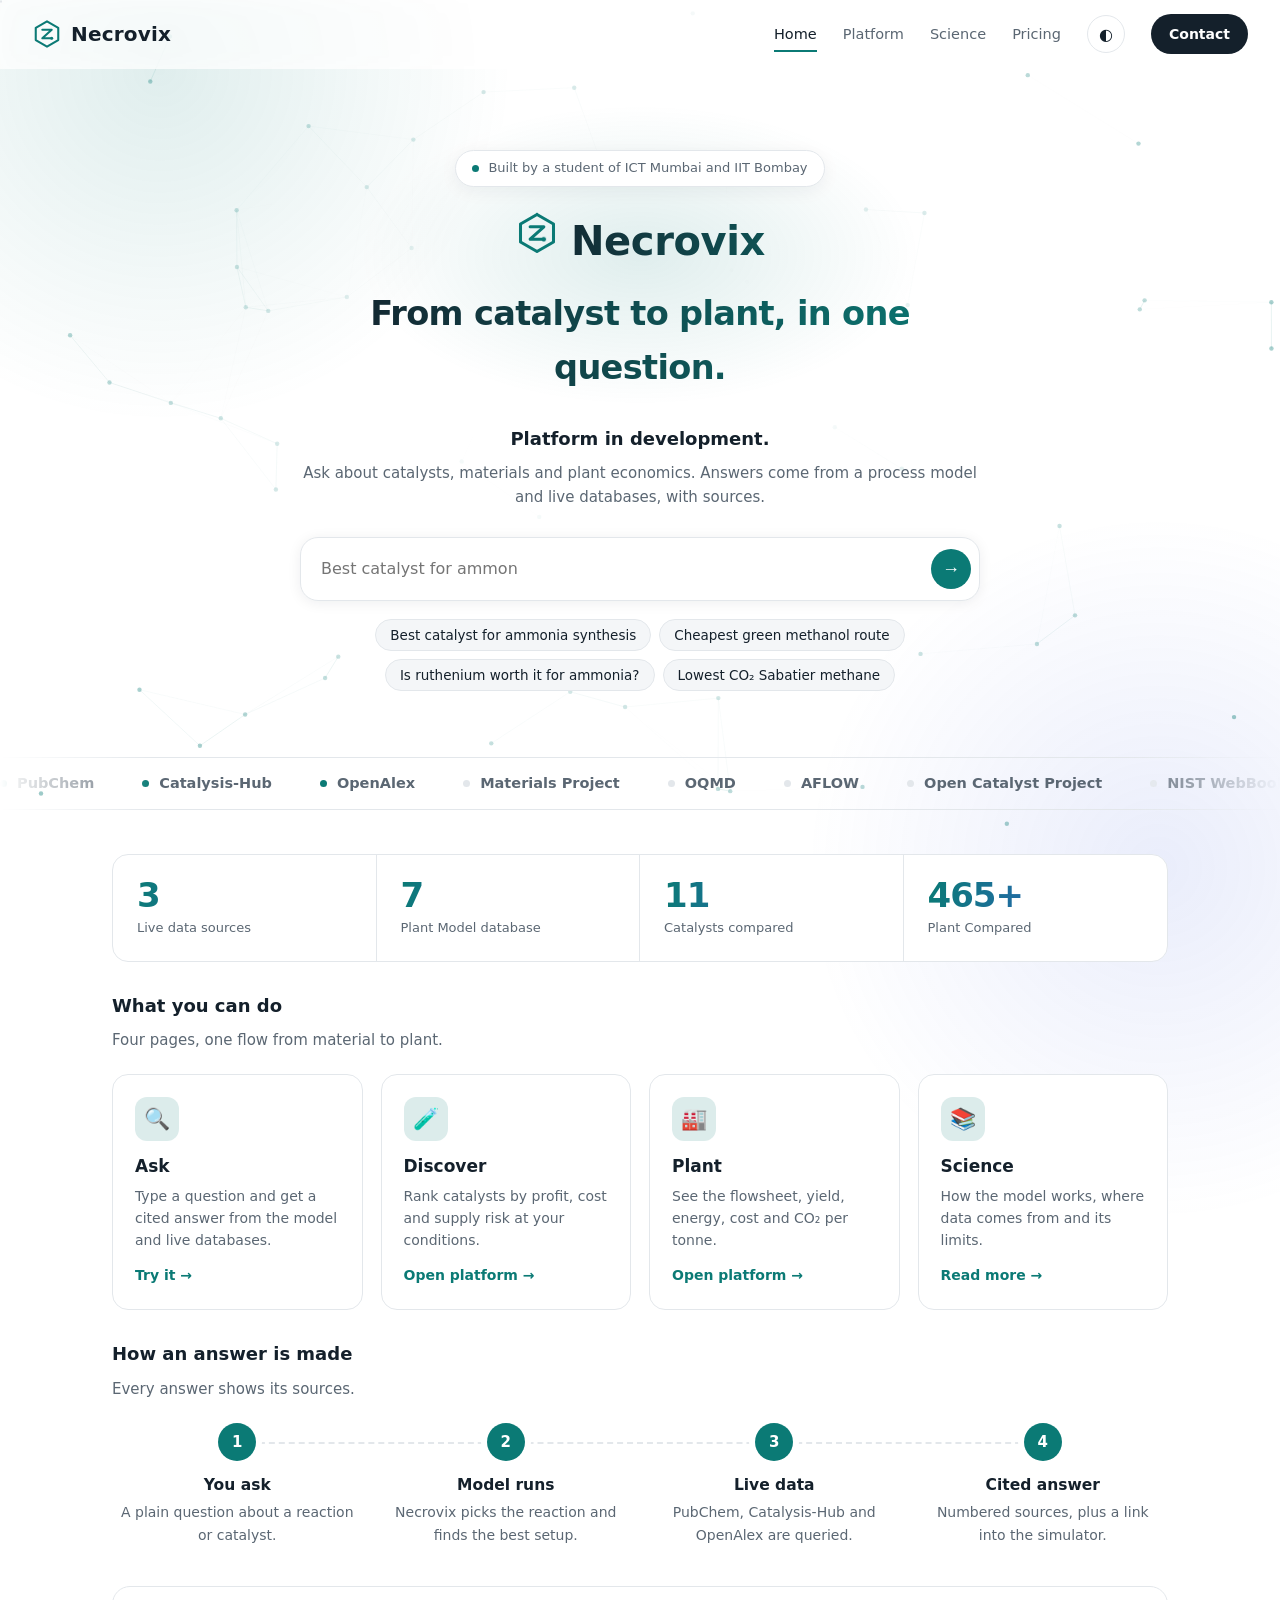
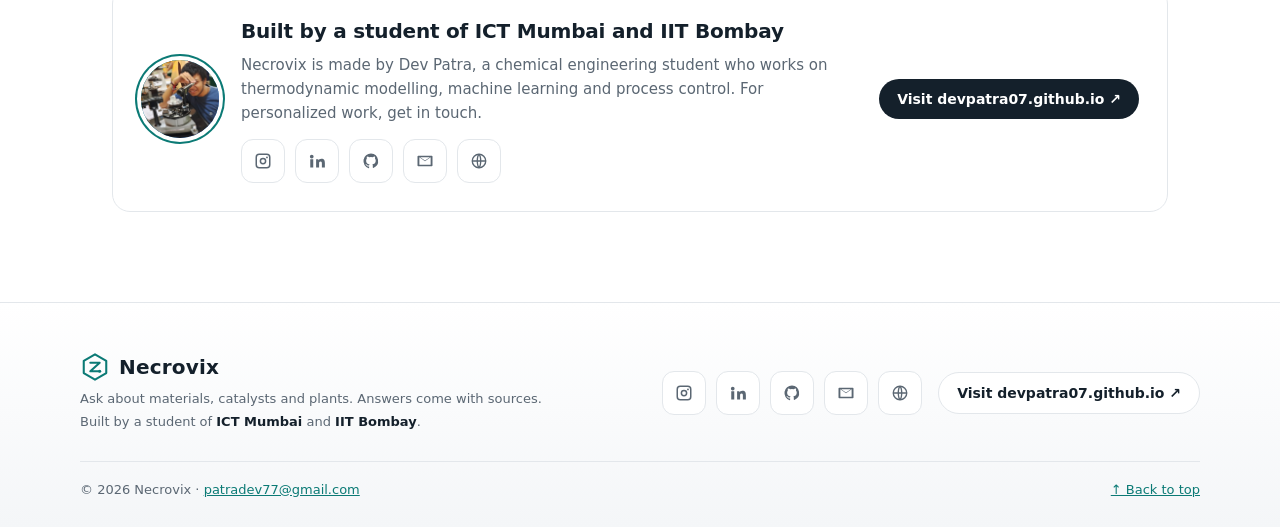
<file: index.html>
<!DOCTYPE html><html lang="en"><head><meta charset="utf-8"><meta name="viewport" content="width=device-width,initial-scale=1"><title>Necrovix: ask about materials and plants</title><meta name="description" content="Necrovix links catalyst choice to plant yield, cost and carbon, with live data and sources. Built by a student of ICT Mumbai and IIT Bombay."><link rel="icon" href="logo.svg"><link rel="stylesheet" href="style.css"></head><body>
<canvas id="net" aria-hidden="true"></canvas>
<nav id="nav"></nav>
<div id="home">
<div class="home"><span class="badge"><i></i>Built by a student of ICT Mumbai and IIT Bombay</span>
<div class="big"><span id="bm"></span>Necrovix</div>
<h1 class="tg">From catalyst to plant, in one question.</h1>
<h2 class="tg">Platform in development.</h2>
<p class="t">Ask about catalysts, materials and plant economics. Answers come from a process model and live databases, with sources.</p>
<form class="ask" id="form"><input id="in" aria-label="Ask Necrovix" placeholder="Ask anything about materials, catalysts or plants" autocomplete="off"><button aria-label="Ask">→</button></form>
<div class="chips" id="chips"><button class="chip">Best catalyst for ammonia synthesis</button><button class="chip">Cheapest green methanol route</button><button class="chip">Is ruthenium worth it for ammonia?</button><button class="chip">Lowest CO₂ Sabatier methane</button></div></div>
<div class="mq" aria-label="Data sources"><div id="mqi"><span class="lv">PubChem</span><span class="lv">Catalysis-Hub</span><span class="lv">OpenAlex</span><span>Materials Project</span><span>OQMD</span><span>AFLOW</span><span>Open Catalyst Project</span><span>NIST WebBook</span><span>Open Reaction Database</span><span>USGS</span><span>Ember</span><span>Cantera</span></div></div>
<div class="page">
<div class="stats"><div class="stat"><b>3</b><small>Live data sources</small></div><div class="stat"><b>8</b><small>Plant Model database</small></div><div class="stat"><b>12</b><small>Catalysts compared</small></div><div class="stat"><b>500+</b><small>Plant Compared</small></div></div>
<h2>What you can do</h2><p class="sub">Four pages, one flow from material to plant.</p>
<div class="feat">
<a class="fc" href="#nav" id="goask"><i class="ic">🔍</i><b>Ask</b><p>Type a question and get a cited answer from the model and live databases.</p><span class="go">Try it →</span></a>
<a class="fc" href="platform.html"><i class="ic">🧪</i><b>Discover</b><p>Rank catalysts by profit, cost and supply risk at your conditions.</p><span class="go">Open platform →</span></a>
<a class="fc" href="platform.html"><i class="ic">🏭</i><b>Plant</b><p>See the flowsheet, yield, energy, cost and CO₂ per tonne.</p><span class="go">Open platform →</span></a>
<a class="fc" href="science.html"><i class="ic">📚</i><b>Science</b><p>How the model works, where data comes from and its limits.</p><span class="go">Read more →</span></a></div>
<h2>How an answer is made</h2><p class="sub">Every answer shows its sources.</p>
<div class="steps"><div class="step"><b class="n">1</b><h3>You ask</h3><p>A plain question about a reaction or catalyst.</p></div><div class="step"><b class="n">2</b><h3>Model runs</h3><p>Necrovix picks the reaction and finds the best setup.</p></div><div class="step"><b class="n">3</b><h3>Live data</h3><p>PubChem, Catalysis-Hub and OpenAlex are queried.</p></div><div class="step"><b class="n">4</b><h3>Cited answer</h3><p>Numbered sources, plus a link into the simulator.</p></div></div>
<div class="me"><span class="av">DP<img src="you.jpg" alt="Dev Patra" onerror="this.remove()"></span><div><h3>Built by a student of ICT Mumbai and IIT Bombay</h3><p>Necrovix is made by Dev Patra, a chemical engineering student who works on thermodynamic modelling, machine learning and process control. For personalized work, get in touch.</p><div class="soc" id="soc2"></div></div><a class="btn" href="https://devpatra07.github.io/" target="_blank" rel="noopener">Visit devpatra07.github.io ↗</a></div>
</div></div>
<div class="res" id="res" style="display:none"></div>
<footer id="foot"></footer>
<script src="data.js"></script><script src="core.js"></script>
<script>$("bm").innerHTML=MARK.replace('width="30" height="30"','width="44" height="44" class="draw"');$("soc2").innerHTML=SOC;$("mqi").innerHTML+=$("mqi").innerHTML;$("goask").onclick=e=>{e.preventDefault();scrollTo({top:0,behavior:"smooth"});setTimeout(()=>$("in").focus(),450)};</script>
<script src="ask.js"></script><script src="fx.js"></script></body></html>
</file>
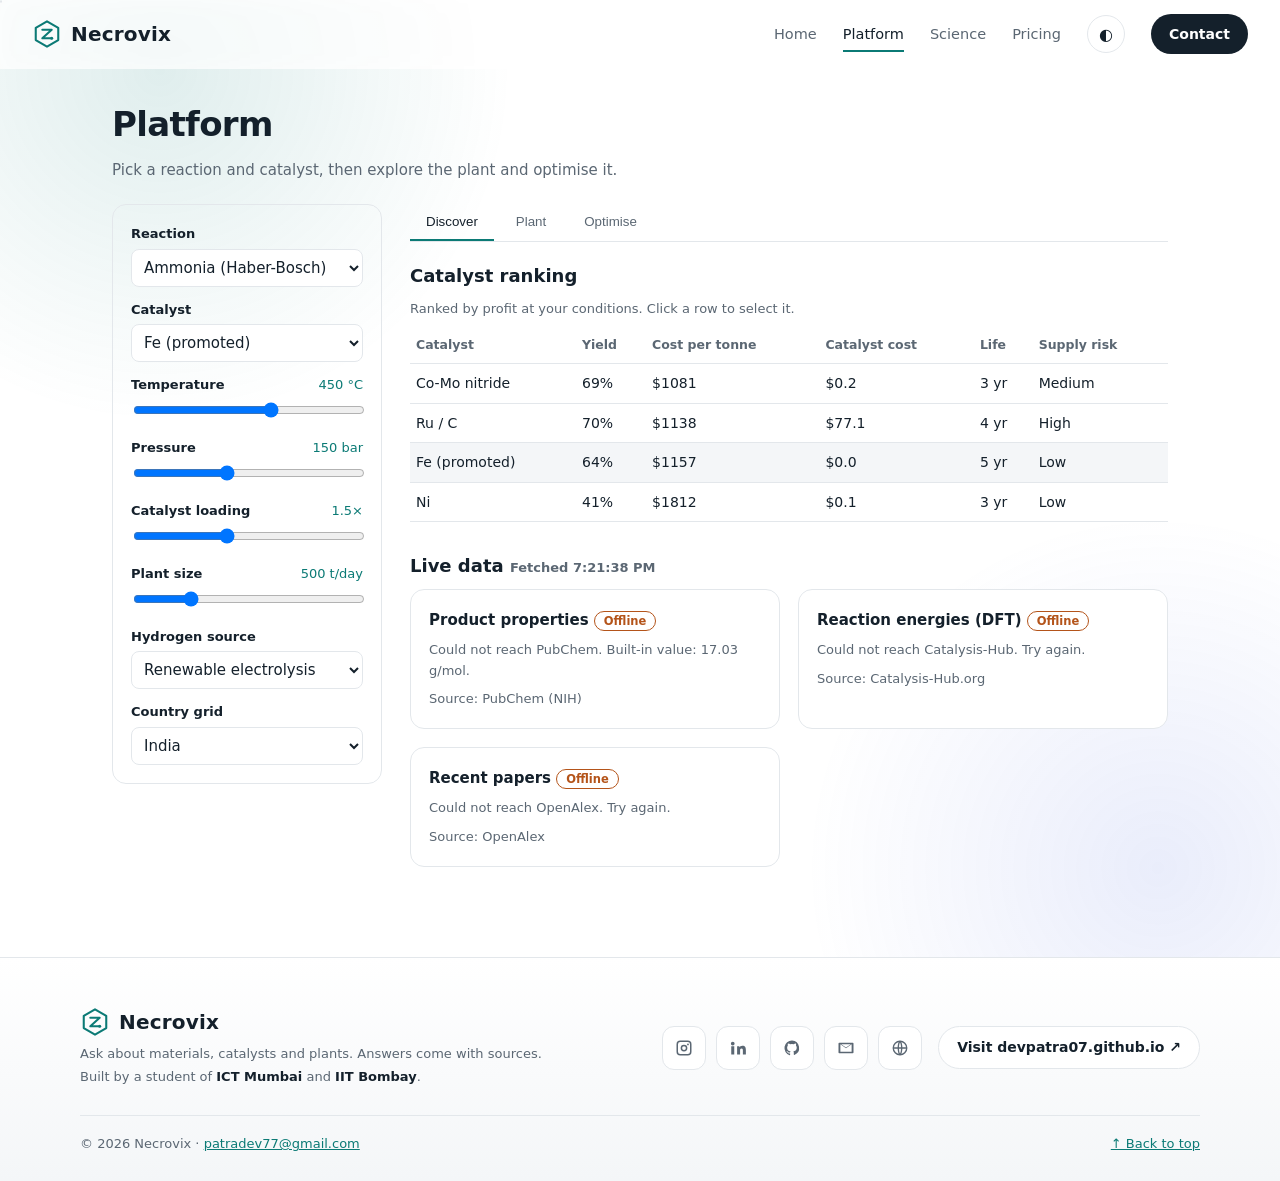
<file: platform.html>
<!DOCTYPE html><html lang="en"><head><meta charset="utf-8"><meta name="viewport" content="width=device-width,initial-scale=1"><title>Necrovix platform</title><link rel="icon" href="logo.svg"><link rel="stylesheet" href="style.css"></head><body>
<nav id="nav"></nav>
<div class="page"><h1>Platform</h1><p class="sub">Pick a reaction and catalyst, then explore the plant and optimise it.</p>
<div class="plat"><div class="side">
<label for="rx">Reaction</label><select id="rx"></select><label for="cat">Catalyst</label><select id="cat"></select>
<label for="T">Temperature <span class="v" id="Tv"></span></label><input type="range" id="T"><label for="P">Pressure <span class="v" id="Pv"></span></label><input type="range" id="P">
<label for="L">Catalyst loading <span class="v" id="Lv"></span></label><input type="range" id="L" min="0.5" max="3" step="0.1" value="1.5">
<label for="cap">Plant size <span class="v" id="capv"></span></label><input type="range" id="cap" min="50" max="2000" step="50" value="500">
<label for="h2">Hydrogen source</label><select id="h2"></select><label for="grid">Country grid</label><select id="grid"></select></div>
<div><div class="tabs" role="tablist"><button class="on" data-t="t1">Discover</button><button data-t="t2">Plant</button><button data-t="t3">Optimise</button></div>
<div class="tab on" id="t1"><h2 style="margin-top:0">Catalyst ranking</h2><p class="note" style="margin:0 0 8px">Ranked by profit at your conditions. Click a row to select it.</p>
<table><thead><tr><th>Catalyst</th><th>Yield</th><th>Cost per tonne</th><th>Catalyst cost</th><th>Life</th><th>Supply risk</th></tr></thead><tbody id="rows"></tbody></table>
<h2>Live data <span class="note" id="stamp"></span></h2><div class="grid2">
<div class="card"><h3>Product properties <span class="pill" id="s1">…</span></h3><div id="d1" class="note">Loading…</div><p class="note">Source: PubChem (NIH)</p></div>
<div class="card"><h3>Reaction energies (DFT) <span class="pill" id="s2">…</span></h3><div id="d2" class="note">Loading…</div><p class="note">Source: Catalysis-Hub.org</p></div>
<div class="card"><h3>Recent papers <span class="pill" id="s3">…</span></h3><div id="d3" class="note">Loading…</div><p class="note">Source: OpenAlex</p></div></div></div>
<div class="tab" id="t2"><h2 id="title" style="margin-top:0"></h2><div class="kpis" id="kpis"></div>
<h2>Flowsheet</h2><svg viewBox="0 0 760 170" width="100%" role="img" aria-label="Plant flowsheet"><defs><marker id="m" markerWidth="8" markerHeight="8" refX="7" refY="4" orient="auto"><path d="M0,0L8,4L0,8z" fill="#5b6773"/></marker></defs>
<rect class="box" x="10" y="40" width="110" height="50" rx="8"/><text x="65" y="62" text-anchor="middle">Hydrogen feed</text><text id="f1" x="65" y="79" text-anchor="middle"></text>
<rect class="box" x="170" y="40" width="110" height="50" rx="8"/><text x="225" y="62" text-anchor="middle">Compressor</text><text id="f2" x="225" y="79" text-anchor="middle"></text>
<rect class="box react" x="330" y="40" width="120" height="50" rx="8"/><text x="390" y="62" text-anchor="middle">Reactor</text><text id="f3" x="390" y="79" text-anchor="middle"></text>
<rect class="box" x="500" y="40" width="110" height="50" rx="8"/><text x="555" y="62" text-anchor="middle">Separator</text><text id="f4" x="555" y="79" text-anchor="middle"></text>
<rect class="box" x="650" y="40" width="100" height="50" rx="8"/><text x="700" y="62" text-anchor="middle">Product</text><text id="f5" x="700" y="79" text-anchor="middle"></text>
<path class="arrow" marker-end="url(#m)" d="M120 65H170M280 65H330M450 65H500M610 65H650"/><path class="arrow" marker-end="url(#m)" d="M555 90V140H225V90"/><text x="390" y="158" text-anchor="middle">Recycle of unreacted gas</text></svg>
<h2>Cost per tonne</h2><div class="bar" id="bar"></div><div class="leg" id="leg"></div>
<div class="grid2"><div><h2>Conversion against temperature</h2><canvas id="c1" width="640" height="230"></canvas></div><div><h2>Yield as the catalyst ages</h2><canvas id="c2" width="640" height="230"></canvas></div></div></div>
<div class="tab" id="t3"><h2 style="margin-top:0">Optimise</h2><label for="obj">Goal</label><select id="obj"><option value="profit">Highest profit</option><option value="co2">Lowest CO₂</option><option value="yield">Highest yield</option></select>
<p><button class="btn" id="opt">Find best setup</button> <button class="btn alt" id="save">Save as scenario</button></p><p class="note" id="optmsg"></p>
<h2>Scenario comparison</h2><table><thead><tr><th>Setup</th><th>Yield</th><th>Cost per tonne</th><th>CO₂ per tonne</th><th>Profit per year</th></tr></thead><tbody id="scen"></tbody></table><p><button class="btn alt" id="clr">Clear</button></p></div>
</div></div></div>
<footer id="foot"></footer><script src="data.js"></script><script src="core.js"></script><script src="platform.js"></script><script src="fx.js"></script></body></html>
</file>
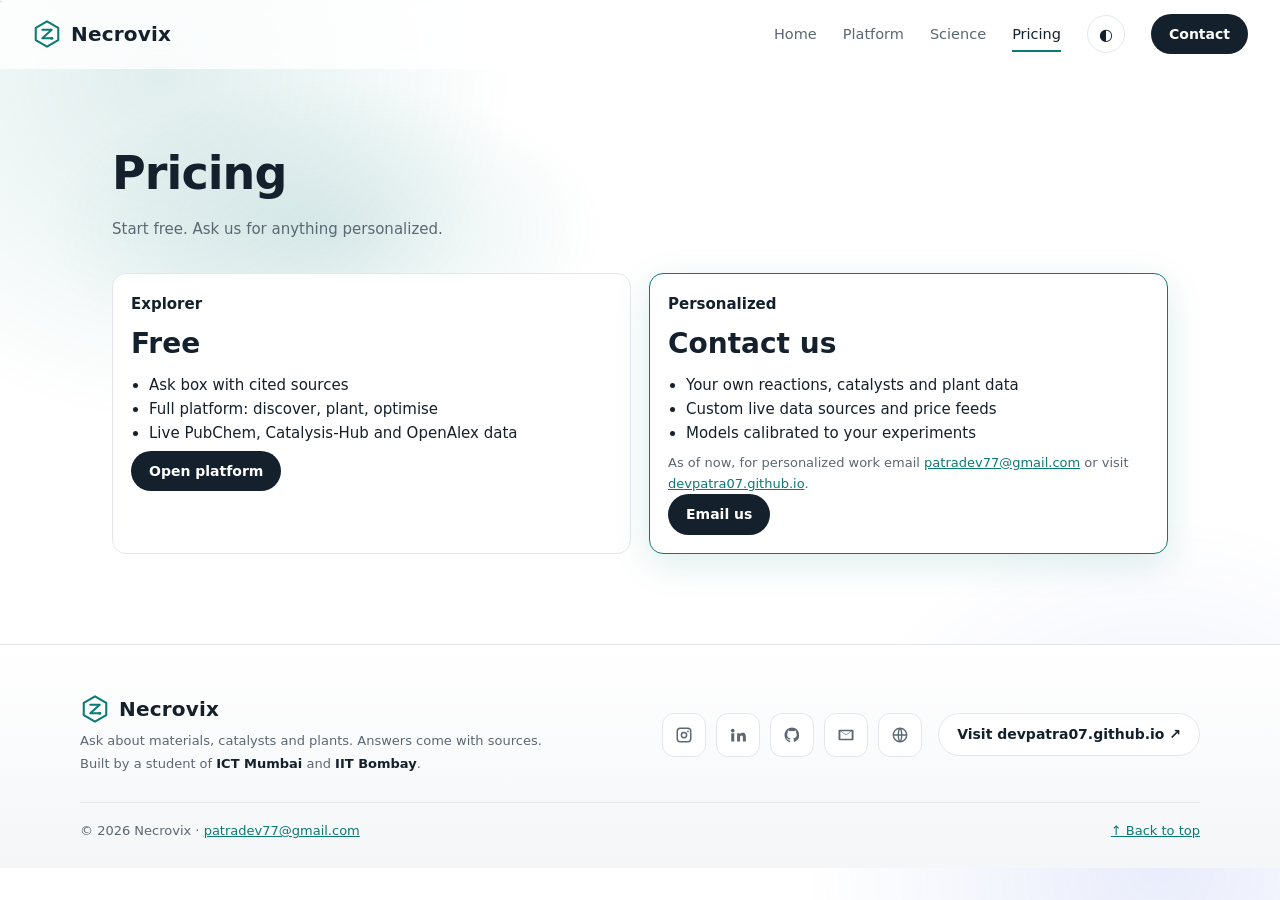
<file: pricing.html>
<!DOCTYPE html><html lang="en"><head><meta charset="utf-8"><meta name="viewport" content="width=device-width,initial-scale=1"><title>Necrovix pricing</title><link rel="icon" href="logo.svg"><link rel="stylesheet" href="style.css"></head><body>
<nav id="nav"></nav><div class="page"><div class="hero2"><h1>Pricing</h1><p class="sub">Start free. Ask us for anything personalized.</p></div>
<div class="grid2"><div class="card"><h3>Explorer</h3><div class="price">Free</div><ul class="p"><li>Ask box with cited sources</li><li>Full platform: discover, plant, optimise</li><li>Live PubChem, Catalysis-Hub and OpenAlex data</li></ul><a class="btn" href="platform.html">Open platform</a></div>
<div class="card hl" id="contact"><h3>Personalized</h3><div class="price">Contact us</div><ul class="p"><li>Your own reactions, catalysts and plant data</li><li>Custom live data sources and price feeds</li><li>Models calibrated to your experiments</li></ul>
<p class="note">As of now, for personalized work email <a href="mailto:patradev77@gmail.com">patradev77@gmail.com</a> or visit <a href="https://devpatra07.github.io/" target="_blank" rel="noopener">devpatra07.github.io</a>.</p><a class="btn" href="mailto:patradev77@gmail.com">Email us</a></div></div></div>
<footer id="foot"></footer><script src="core.js"></script><script>chrome("Pricing")</script><script src="fx.js"></script></body></html>
</file>
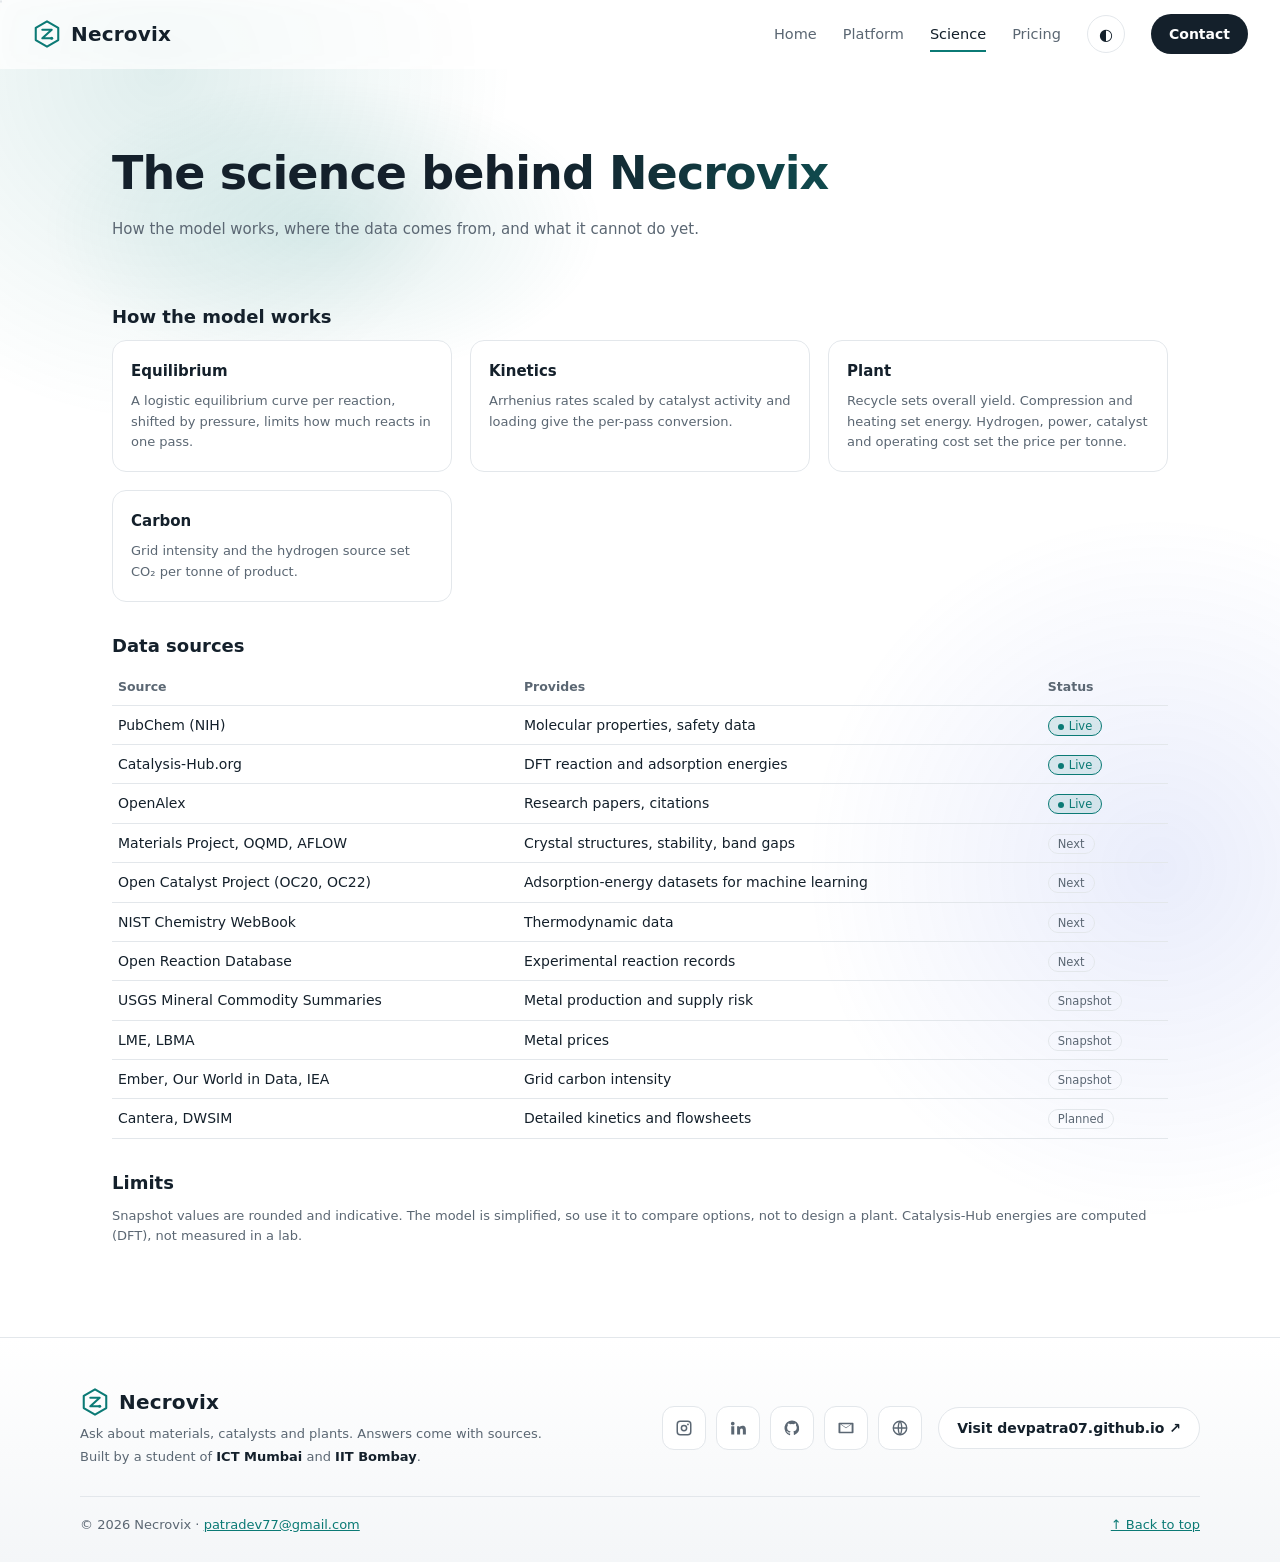
<file: science.html>
<!DOCTYPE html><html lang="en"><head><meta charset="utf-8"><meta name="viewport" content="width=device-width,initial-scale=1"><title>Necrovix science</title><link rel="icon" href="logo.svg"><link rel="stylesheet" href="style.css"></head><body>
<nav id="nav"></nav><div class="page"><div class="hero2"><h1>The science behind Necrovix</h1><p class="sub">How the model works, where the data comes from, and what it cannot do yet.</p></div>
<h2>How the model works</h2><div class="grid2">
<div class="card"><h3>Equilibrium</h3><p class="note">A logistic equilibrium curve per reaction, shifted by pressure, limits how much reacts in one pass.</p></div>
<div class="card"><h3>Kinetics</h3><p class="note">Arrhenius rates scaled by catalyst activity and loading give the per-pass conversion.</p></div>
<div class="card"><h3>Plant</h3><p class="note">Recycle sets overall yield. Compression and heating set energy. Hydrogen, power, catalyst and operating cost set the price per tonne.</p></div>
<div class="card"><h3>Carbon</h3><p class="note">Grid intensity and the hydrogen source set CO₂ per tonne of product.</p></div></div>
<h2>Data sources</h2><table><thead><tr><th>Source</th><th>Provides</th><th>Status</th></tr></thead><tbody>
<tr><td>PubChem (NIH)</td><td>Molecular properties, safety data</td><td><span class="pill on">Live</span></td></tr>
<tr><td>Catalysis-Hub.org</td><td>DFT reaction and adsorption energies</td><td><span class="pill on">Live</span></td></tr>
<tr><td>OpenAlex</td><td>Research papers, citations</td><td><span class="pill on">Live</span></td></tr>
<tr><td>Materials Project, OQMD, AFLOW</td><td>Crystal structures, stability, band gaps</td><td><span class="pill">Next</span></td></tr>
<tr><td>Open Catalyst Project (OC20, OC22)</td><td>Adsorption-energy datasets for machine learning</td><td><span class="pill">Next</span></td></tr>
<tr><td>NIST Chemistry WebBook</td><td>Thermodynamic data</td><td><span class="pill">Next</span></td></tr>
<tr><td>Open Reaction Database</td><td>Experimental reaction records</td><td><span class="pill">Next</span></td></tr>
<tr><td>USGS Mineral Commodity Summaries</td><td>Metal production and supply risk</td><td><span class="pill">Snapshot</span></td></tr>
<tr><td>LME, LBMA</td><td>Metal prices</td><td><span class="pill">Snapshot</span></td></tr>
<tr><td>Ember, Our World in Data, IEA</td><td>Grid carbon intensity</td><td><span class="pill">Snapshot</span></td></tr>
<tr><td>Cantera, DWSIM</td><td>Detailed kinetics and flowsheets</td><td><span class="pill">Planned</span></td></tr></tbody></table>
<h2>Limits</h2><p class="note">Snapshot values are rounded and indicative. The model is simplified, so use it to compare options, not to design a plant. Catalysis-Hub energies are computed (DFT), not measured in a lab.</p></div>
<footer id="foot"></footer><script src="core.js"></script><script>chrome("Science")</script><script src="fx.js"></script></body></html>
</file>
<file: style.css>
:root{--ink:#14202b;--mute:#5b6773;--line:#e3e7eb;--acc:#0b7a75;--soft:#f4f6f8;--warn:#b4541a}
*{box-sizing:border-box}html{scroll-behavior:smooth}
body{margin:0;background:var(--bg);color:var(--ink);font:15px/1.6 "Segoe UI",system-ui,-apple-system,sans-serif}
a{color:var(--acc)}
nav{display:flex;align-items:center;gap:26px;padding:14px 32px}
.logo{display:flex;align-items:center;gap:9px;font-weight:700;font-size:20px;letter-spacing:.01em;color:var(--ink);text-decoration:none;margin-right:auto}
nav a.l{color:var(--mute);text-decoration:none;font-size:14.5px}nav a.l:hover,nav a.on{color:var(--ink)}
.btn{display:inline-block;padding:9px 18px;border-radius:999px;background:var(--ink);color:var(--bg)!important;text-decoration:none;font-size:14px;font-weight:600;border:0;cursor:pointer}
.btn.alt{background:var(--card);color:var(--ink)!important;border:1px solid var(--line)}
:focus-visible{outline:2px solid var(--acc);outline-offset:2px}
.home{max-width:720px;margin:0 auto;padding:11vh 20px 40px;text-align:center}
.home .big{display:flex;justify-content:center;align-items:center;gap:12px;font-size:44px;font-weight:700;letter-spacing:-.01em}
.home p.t{color:var(--mute);margin:8px 0 28px}
.ask{display:flex;align-items:center;gap:8px;border:1px solid var(--line);border-radius:18px;padding:8px 8px 8px 20px;box-shadow:0 2px 14px rgba(20,32,43,.07);background:var(--card)}
.ask input{flex:1;border:0;outline:0;font:inherit;font-size:16px;padding:10px 0;background:none}
.ask button{width:40px;height:40px;border-radius:50%;border:0;background:var(--acc);color:var(--bg);font-size:18px;cursor:pointer}
.chips{display:flex;flex-wrap:wrap;gap:8px;justify-content:center;margin-top:18px}
.chip{background:var(--soft);border:1px solid var(--line);border-radius:999px;padding:7px 14px;font-size:13.5px;color:var(--ink);cursor:pointer;font-family:inherit}
.chip:hover{border-color:var(--acc)}
.res{max-width:760px;margin:0 auto;padding:0 20px 50px;text-align:left}
.res h1{font-size:28px;margin:6px 0 14px;letter-spacing:-.01em}
.src{display:grid;grid-template-columns:repeat(auto-fill,minmax(170px,1fr));gap:8px;margin:0 0 18px}
.src a{display:block;background:var(--soft);border:1px solid var(--line);border-radius:10px;padding:8px 10px;font-size:12.5px;color:var(--ink);text-decoration:none;line-height:1.35}
.src a:hover{border-color:var(--acc)}.src span{color:var(--mute)}
h3.k{font-size:13px;color:var(--mute);margin:18px 0 6px;font-weight:600}
.res p{margin:0 0 12px}sup a{display:inline-block;min-width:17px;height:17px;border-radius:9px;background:var(--soft);border:1px solid var(--line);font-size:10.5px;line-height:15px;text-align:center;text-decoration:none;color:var(--mute);margin:0 1px}
.page{max-width:1120px;margin:0 auto;padding:10px 32px 50px}
.page h1{font-size:34px;margin:18px 0 6px;letter-spacing:-.02em}.sub{color:var(--mute);margin:0 0 22px;max-width:70ch}
h2{font-size:18px;margin:30px 0 8px}
.plat{display:grid;grid-template-columns:270px 1fr;gap:28px}
.side{border:1px solid var(--line);border-radius:14px;padding:6px 18px 18px;align-self:start}
label{display:block;margin:13px 0 4px;font-weight:600;font-size:13px}
select,input[type=range]{width:100%}
select{padding:8px;border:1px solid var(--line);border-radius:8px;background:var(--card);color:var(--ink);font:inherit}
.v{float:right;font-weight:400;color:var(--acc)}
.tabs{display:flex;gap:6px;border-bottom:1px solid var(--line);margin-bottom:20px}
.tabs button{background:none;border:0;padding:10px 16px;font:600 14.5px inherit;color:var(--mute);cursor:pointer;border-bottom:2px solid transparent}
.tabs button.on{color:var(--ink);border-color:var(--acc)}
.tab{display:none}.tab.on{display:block}
.kpis{display:grid;grid-template-columns:repeat(auto-fit,minmax(140px,1fr));gap:12px}
.kpi{border:1px solid var(--line);border-radius:12px;padding:11px 13px}.kpi b{display:block;font-size:21px}.kpi span{color:var(--mute);font-size:12.5px}
.good{color:var(--acc)}.bad{color:var(--warn)}
.grid2{display:grid;grid-template-columns:repeat(auto-fit,minmax(290px,1fr));gap:18px}
.card{border:1px solid var(--line);border-radius:14px;padding:18px}.card h3{margin:0 0 6px;font-size:15px}
table{width:100%;border-collapse:collapse;font-size:14px}th,td{padding:8px 6px;text-align:left;border-bottom:1px solid var(--line);vertical-align:top}
th{font-size:12.5px;color:var(--mute);font-weight:600}tr.sel{background:var(--soft)}#rows tr{cursor:pointer}
canvas{width:100%;height:230px;display:block}
.bar{display:flex;height:24px;border-radius:6px;overflow:hidden;border:1px solid var(--line)}.bar div{height:100%}
.leg{display:flex;flex-wrap:wrap;gap:14px;font-size:12.5px;color:var(--mute);margin-top:8px}.leg i{display:inline-block;width:10px;height:10px;margin-right:5px}
svg text{font:12px "Segoe UI",system-ui,sans-serif;fill:var(--ink)}.box{fill:var(--card);stroke:var(--ink);stroke-width:1.3}.arrow{stroke:var(--mute);stroke-width:1.4;fill:none}
.pill{font-size:11.5px;padding:2px 9px;border-radius:10px;border:1px solid var(--line);color:var(--mute);white-space:nowrap}
.pill.on{background:#eef6f5;color:var(--acc);border-color:var(--acc)}.pill.off{color:var(--warn);border-color:var(--warn)}
.note{color:var(--mute);font-size:13px;margin:8px 0 0}ul.p{padding-left:18px;margin:6px 0}.price{font-size:28px;font-weight:700}
.hero2{padding:40px 0 10px}.hero2 h1{font-size:46px}
footer{border-top:1px solid var(--line);padding:22px 32px;color:var(--mute);font-size:13px;margin-top:30px}
@media(max-width:820px){.plat{grid-template-columns:1fr}nav{gap:14px;padding:12px 16px;flex-wrap:wrap}.page{padding:10px 16px 40px}.home .big{font-size:34px}}

/* ===== Polish and motion ===== */
::selection{background:#cfeceb}
body{animation:fadein .5s ease both}
nav{position:sticky;top:0;z-index:10;background:rgba(255,255,255,.82);backdrop-filter:blur(10px);-webkit-backdrop-filter:blur(10px);border-bottom:1px solid transparent;transition:box-shadow .3s,border-color .3s}
nav.sc{border-color:var(--line);box-shadow:0 4px 20px rgba(20,32,43,.05)}
.logo svg{transition:transform .6s cubic-bezier(.3,1.4,.5,1)}.logo:hover svg{transform:rotate(60deg)}
nav a.l{position:relative;padding:4px 0}nav a.l::after{content:"";position:absolute;left:0;right:100%;bottom:-2px;height:2px;background:var(--acc);transition:right .3s}
nav a.l:hover::after,nav a.on::after{right:0}
.btn{transition:transform .2s,box-shadow .2s}.btn:hover{transform:translateY(-2px);box-shadow:0 8px 20px rgba(20,32,43,.16)}
#net{position:fixed;inset:0;width:100%;height:100%;z-index:-1;pointer-events:none;-webkit-mask-image:radial-gradient(ellipse at 50% 42%,transparent 16%,#000 78%);mask-image:radial-gradient(ellipse at 50% 42%,transparent 16%,#000 78%)}
.home{position:relative}
.home::before,.hero2::before{content:"";position:absolute;left:50%;top:4vh;width:560px;height:300px;margin-left:-280px;background:radial-gradient(closest-side,rgba(11,122,117,.13),transparent);z-index:-1;animation:float 9s ease-in-out infinite}
.hero2{position:relative}.hero2::before{left:20%;top:0}
.home .big{background:linear-gradient(90deg,#14202b 30%,#0b7a75);-webkit-background-clip:text;background-clip:text;-webkit-text-fill-color:transparent;animation:rise .8s .1s both}
.home .big svg{-webkit-text-fill-color:initial}
.home p.t{animation:rise .8s .25s both}.ask{animation:rise .8s .4s both;transition:box-shadow .3s,border-color .3s}
.ask:focus-within{border-color:var(--acc);box-shadow:0 0 0 4px rgba(11,122,117,.12),0 8px 30px rgba(20,32,43,.1)}
.ask button{transition:transform .2s,background .2s}.ask button:hover{transform:scale(1.1) rotate(-8deg);background:#09655f}
.chip{transition:transform .2s,border-color .2s,box-shadow .2s;animation:rise .6s both}
.chip:hover{transform:translateY(-2px);box-shadow:0 6px 16px rgba(20,32,43,.08)}
.chips .chip:nth-child(1){animation-delay:.6s}.chips .chip:nth-child(2){animation-delay:.7s}.chips .chip:nth-child(3){animation-delay:.8s}.chips .chip:nth-child(4){animation-delay:.9s}
.draw path{stroke-dasharray:100;stroke-dashoffset:100;animation:dash 1.5s .2s ease forwards}.draw circle{opacity:0;animation:fadein .5s 1.4s forwards}
.res>*{animation:rise .5s both}.res>*:nth-child(2){animation-delay:.08s}.res>*:nth-child(3){animation-delay:.16s}.res>*:nth-child(4){animation-delay:.24s}.res>*:nth-child(5){animation-delay:.32s}.res>*:nth-child(n+6){animation-delay:.4s}
.src a{animation:pop .45s both;transition:transform .2s,border-color .2s}.src a:hover{transform:translateY(-2px)}
.src a:nth-child(2){animation-delay:.05s}.src a:nth-child(3){animation-delay:.1s}.src a:nth-child(4){animation-delay:.15s}.src a:nth-child(5){animation-delay:.2s}.src a:nth-child(n+6){animation-delay:.25s}
.sk{height:14px;border-radius:7px;margin:14px 0;background:linear-gradient(90deg,#eef1f4 25%,#f8fafb 50%,#eef1f4 75%);background-size:200% 100%;animation:shimmer 1.2s infinite}
.card,.kpi{transition:transform .25s,box-shadow .25s,border-color .25s}
.card:hover,.kpi:hover{transform:translateY(-3px);box-shadow:0 12px 30px rgba(20,32,43,.08);border-color:#c9d3da}
.card.hl{border-color:var(--acc);box-shadow:0 10px 36px rgba(11,122,117,.14)}
.tabs button{transition:color .2s,border-color .25s}.tabs button:hover{color:var(--ink)}
.tab.on{animation:rise .45s both}
tbody tr{transition:background .2s}tbody tr:hover{background:var(--soft)}
.pill.on::before{content:"";display:inline-block;width:6px;height:6px;border-radius:50%;background:var(--acc);margin-right:5px;animation:pulse 1.8s infinite}
.arrow{stroke-dasharray:6 5;animation:flow 1s linear infinite}
.box{transition:stroke .3s}.box.react{animation:glow 2.4s ease-in-out infinite}
.wipe{animation:wipe 1s ease both}.bar.go div{animation:grow .8s ease both;transform-origin:left}
.hero2 h1{background:linear-gradient(90deg,var(--ink) 40%,var(--acc));-webkit-background-clip:text;background-clip:text;-webkit-text-fill-color:transparent}
.rv{opacity:0;transform:translateY(22px);transition:opacity .7s ease,transform .7s ease}.rv.in{opacity:1;transform:none}
@keyframes fadein{from{opacity:0}to{opacity:1}}
@keyframes rise{from{opacity:0;transform:translateY(16px)}to{opacity:1;transform:none}}
@keyframes pop{from{opacity:0;transform:scale(.94)}to{opacity:1;transform:none}}
@keyframes dash{to{stroke-dashoffset:0}}
@keyframes flow{to{stroke-dashoffset:-22}}
@keyframes pulse{0%{box-shadow:0 0 0 0 rgba(11,122,117,.5)}70%,100%{box-shadow:0 0 0 7px rgba(11,122,117,0)}}
@keyframes shimmer{to{background-position:-200% 0}}
@keyframes wipe{from{clip-path:inset(0 100% 0 0)}to{clip-path:inset(0)}}
@keyframes grow{from{transform:scaleX(0)}to{transform:none}}
@keyframes glow{50%{stroke:var(--acc);stroke-width:2.4}}
@keyframes float{50%{transform:translateY(18px) scale(1.06)}}
@media(prefers-reduced-motion:reduce){*{animation:none!important;transition:none!important}.draw path{stroke-dasharray:none!important;stroke-dashoffset:0!important}.draw circle{opacity:1!important}.rv{opacity:1!important;transform:none!important}}

/* ===== v3: richer look, dark theme, home sections ===== */
:root{--bg:#fff;--card:#fff;--nav:rgba(255,255,255,.82);--acc2:#3b5bdb;--warm:#e0902f;--glow:rgba(11,122,117,.14)}
:root[data-theme=dark]{--bg:#0a0f1f;--card:#111a30;--nav:rgba(10,15,31,.82);--ink:#e8edfb;--mute:#9aa7c7;--line:rgba(160,185,255,.16);--soft:#141d36;--acc:#2dd4bf;--acc2:#6ea8ff;--warn:#f0a35e;--glow:rgba(45,212,191,.16);color-scheme:dark}
nav{background:var(--nav)}.card,.kpi{background:var(--card)}.ask input{color:var(--ink)}
.pill.on{background:color-mix(in srgb,var(--acc) 12%,transparent)}
:root[data-theme=dark] .sk{background:linear-gradient(90deg,#16203a 25%,#1d2947 50%,#16203a 75%);background-size:200% 100%}
body::before,body::after{content:"";position:fixed;z-index:-2;width:55vw;height:55vw;border-radius:50%;pointer-events:none}
body::before{left:-15vw;top:-22vw;background:radial-gradient(closest-side,rgba(11,122,117,.13),transparent);animation:drift 20s ease-in-out infinite alternate}
body::after{right:-18vw;bottom:-25vw;background:radial-gradient(closest-side,rgba(59,91,219,.11),transparent);animation:drift 24s ease-in-out infinite alternate-reverse}
.bar{position:fixed;top:0;left:0;height:3px;width:0;background:linear-gradient(90deg,var(--acc),var(--acc2));z-index:200}
.ib{width:38px;height:38px;border-radius:50%;border:1px solid var(--line);background:var(--card);color:var(--ink);cursor:pointer;font-size:16px;transition:transform .3s,border-color .2s}.ib:hover{transform:rotate(180deg);border-color:var(--acc)}
.badge{display:inline-flex;gap:9px;align-items:center;padding:7px 16px;border:1px solid var(--line);border-radius:99px;background:var(--card);font-size:13px;color:var(--mute);margin-bottom:22px;animation:rise .7s both;box-shadow:0 4px 18px rgba(20,32,43,.06)}
.badge i{width:7px;height:7px;border-radius:50%;background:var(--acc);animation:pulse 1.8s infinite}
.home{padding-top:9vh}.home .big{font-size:40px}
h1.tg{font-size:clamp(1.5rem,3.4vw,2.1rem);font-weight:600;margin:14px 0 6px;letter-spacing:-.02em;background:linear-gradient(90deg,var(--ink),var(--acc),var(--acc2),var(--ink));background-size:300% 100%;-webkit-background-clip:text;background-clip:text;-webkit-text-fill-color:transparent;animation:rise .8s .2s both,shift 9s linear infinite}
.mq{overflow:hidden;border-block:1px solid var(--line);padding:14px 0;margin:26px 0 8px;-webkit-mask-image:linear-gradient(90deg,transparent,#000 12%,#000 88%,transparent);mask-image:linear-gradient(90deg,transparent,#000 12%,#000 88%,transparent)}
.mq div{display:flex;gap:48px;width:max-content;animation:mq 34s linear infinite}.mq:hover div{animation-play-state:paused}
.mq span{display:flex;align-items:center;gap:10px;font-weight:600;font-size:14.5px;color:var(--mute);white-space:nowrap}
.mq span::before{content:"";width:7px;height:7px;border-radius:50%;background:var(--line)}.mq span.lv::before{background:var(--acc)}
.stats{display:grid;grid-template-columns:repeat(4,1fr);border:1px solid var(--line);border-radius:16px;background:var(--card);overflow:hidden;margin-top:26px}
.stat{padding:22px 24px;border-right:1px solid var(--line)}.stat:last-child{border:0}
.stat b{display:block;font-size:34px;line-height:1.1;letter-spacing:-.03em;background:linear-gradient(100deg,var(--acc),var(--acc2));-webkit-background-clip:text;background-clip:text;-webkit-text-fill-color:transparent}
.stat small{color:var(--mute);font-size:13px}
.feat{display:grid;grid-template-columns:repeat(auto-fit,minmax(240px,1fr));gap:18px}
.fc,.card,.me{position:relative;overflow:hidden}
.fc{display:block;border:1px solid var(--line);border-radius:16px;padding:22px;background:var(--card);color:var(--ink);text-decoration:none;transition:transform .25s,box-shadow .25s,border-color .25s}
.fc:hover{transform:translateY(-4px);box-shadow:0 16px 36px rgba(20,32,43,.1);border-color:var(--acc)}
.fc .ic{display:grid;place-items:center;width:44px;height:44px;border-radius:12px;background:var(--glow);font-size:21px;margin-bottom:12px;font-style:normal}
.fc b{display:block;font-size:17px;margin-bottom:4px}.fc p{margin:0;color:var(--mute);font-size:14px}
.fc .go{display:inline-block;margin-top:12px;color:var(--acc);font-weight:600;font-size:14px;transition:transform .2s}.fc:hover .go{transform:translateX(5px)}
.fc::after,.card::after,.me::after{content:"";position:absolute;inset:0;background:radial-gradient(240px circle at var(--mx,50%) var(--my,0),var(--glow),transparent 70%);opacity:0;transition:opacity .3s;pointer-events:none}
.fc:hover::after,.card:hover::after,.me:hover::after{opacity:1}
.steps{display:grid;grid-template-columns:repeat(4,1fr);gap:18px;position:relative}
.steps::before{content:"";position:absolute;left:12%;right:12%;top:19px;border-top:2px dashed var(--line)}
.step{position:relative;text-align:center;padding:0 6px}.step p{margin:0;color:var(--mute);font-size:14px}.step h3{margin:0 0 4px;font-size:15.5px}
.step .n{display:grid;place-items:center;width:38px;height:38px;margin:0 auto 12px;border-radius:50%;background:var(--acc);color:var(--bg);font-weight:700;box-shadow:0 0 0 6px var(--bg);animation:pulse 2.4s infinite}
.me{display:flex;gap:22px;align-items:center;flex-wrap:wrap;margin-top:40px;padding:28px;border:1px solid var(--line);border-radius:18px;background:var(--card)}
.me>div{flex:1;min-width:260px}.me h3{margin:0 0 6px;font-size:20px;letter-spacing:-.01em}.me p{margin:0 0 14px;color:var(--mute)}
.av{position:relative;width:78px;height:78px;border-radius:50%;overflow:hidden;display:grid;place-items:center;background:linear-gradient(135deg,var(--acc),var(--acc2));color:var(--bg);font-weight:700;font-size:24px;flex:none;box-shadow:0 0 0 4px var(--bg),0 0 0 6px var(--acc)}
.av img{position:absolute;inset:0;width:100%;height:100%;object-fit:cover;object-position:50% 20%}
.soc{display:flex;gap:10px;flex-wrap:wrap}.soc a{width:44px;height:44px;border:1px solid var(--line);border-radius:12px;display:grid;place-items:center;color:var(--mute);background:var(--card);transition:transform .2s,color .2s,border-color .2s}
.soc a:hover{transform:translateY(-3px);color:var(--acc);border-color:var(--acc)}.soc svg{width:18px;height:18px;fill:currentColor}.soc svg.st{fill:none;stroke:currentColor;stroke-width:1.8}
footer{background:linear-gradient(var(--bg),var(--soft));padding:48px 32px 26px;margin-top:40px}
.ft{display:flex;justify-content:space-between;align-items:center;flex-wrap:wrap;gap:24px;max-width:1120px;margin:0 auto}
.ft .logo{margin-bottom:6px}.ft p{margin:2px 0}.built{color:var(--mute)}.built b{color:var(--ink)}.fr{display:flex;align-items:center;gap:16px;flex-wrap:wrap}
.fb{max-width:1120px;margin:26px auto 0;padding-top:18px;border-top:1px solid var(--line);display:flex;justify-content:space-between;flex-wrap:wrap;gap:8px}
@keyframes drift{to{transform:translate(8vw,6vw) scale(1.15)}}@keyframes shift{to{background-position:300% 0}}@keyframes mq{to{transform:translateX(-50%)}}
@media(max-width:820px){.stats{grid-template-columns:1fr 1fr}.stat:nth-child(2){border-right:0}.stat:nth-child(-n+2){border-bottom:1px solid var(--line)}.steps{grid-template-columns:1fr 1fr;row-gap:26px}.steps::before{display:none}.ft,.fb{justify-content:center;text-align:center}footer{padding:36px 16px 20px}}
</file>
